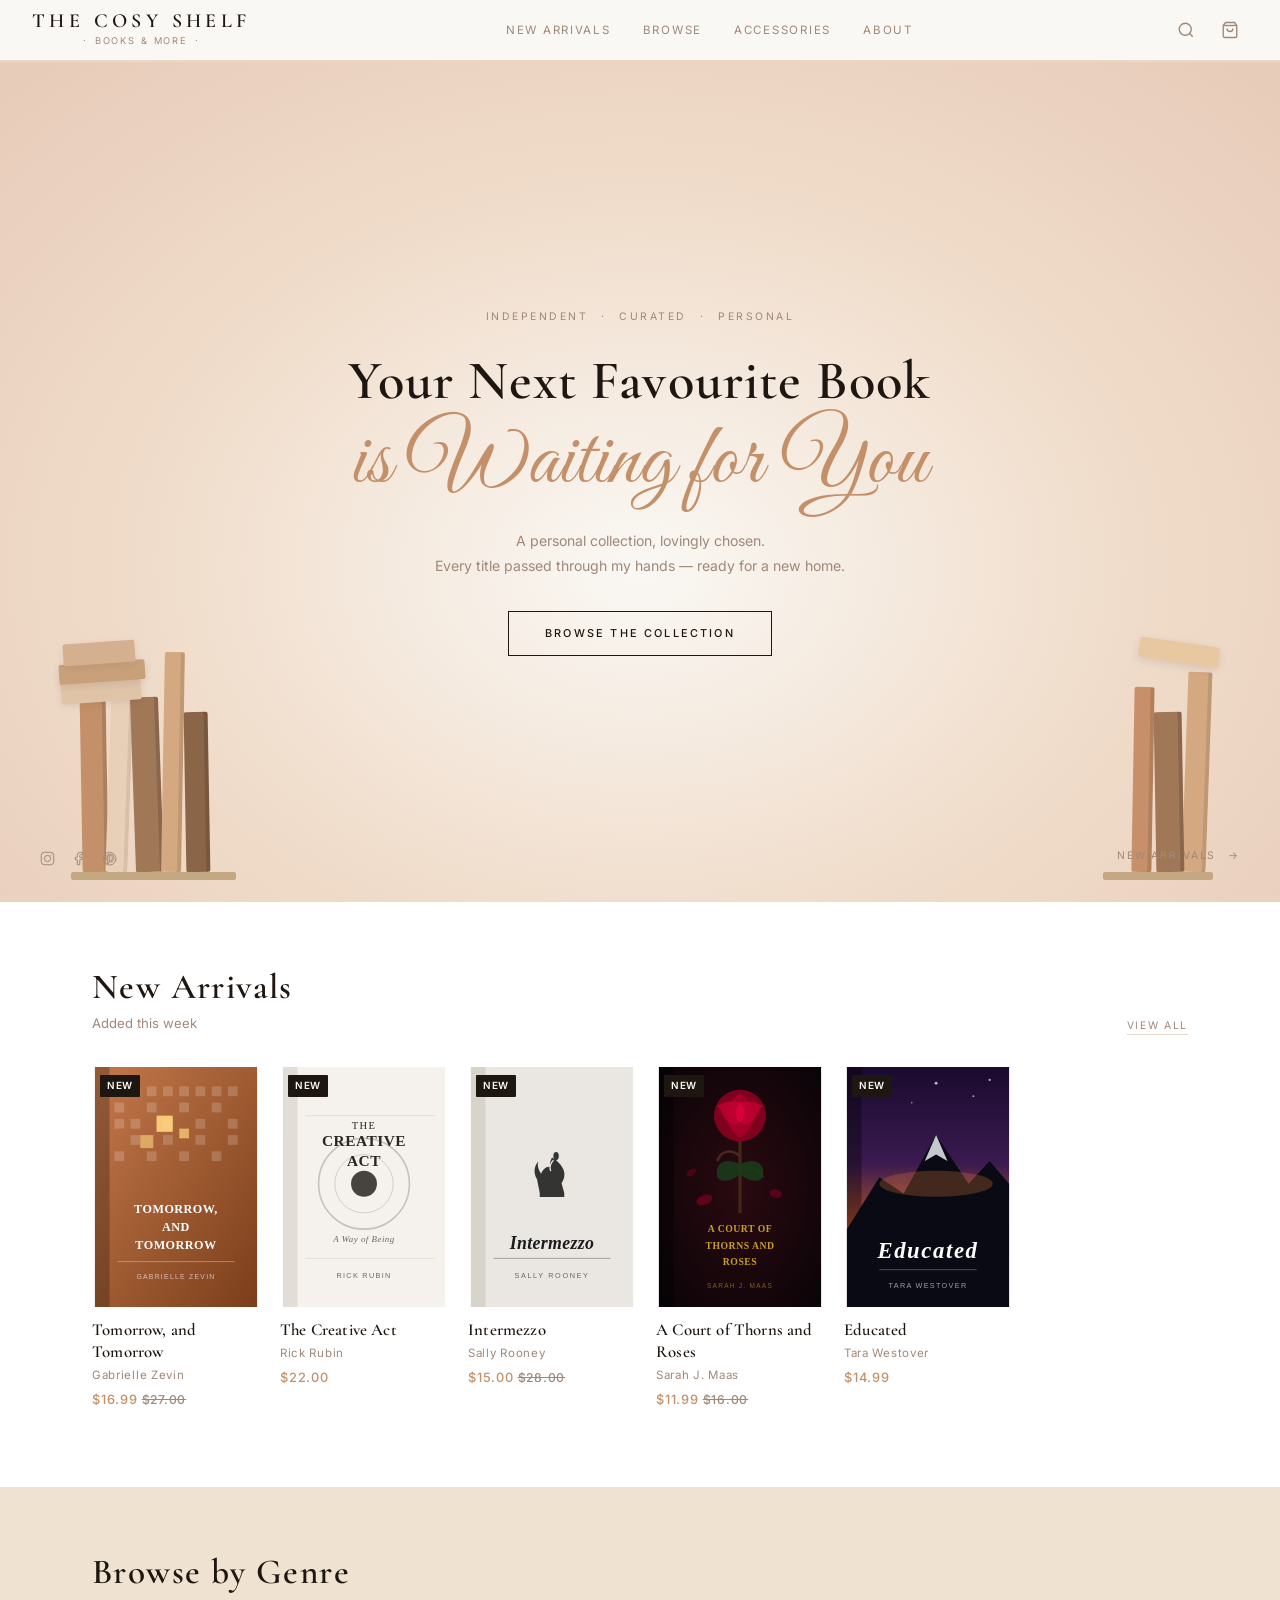
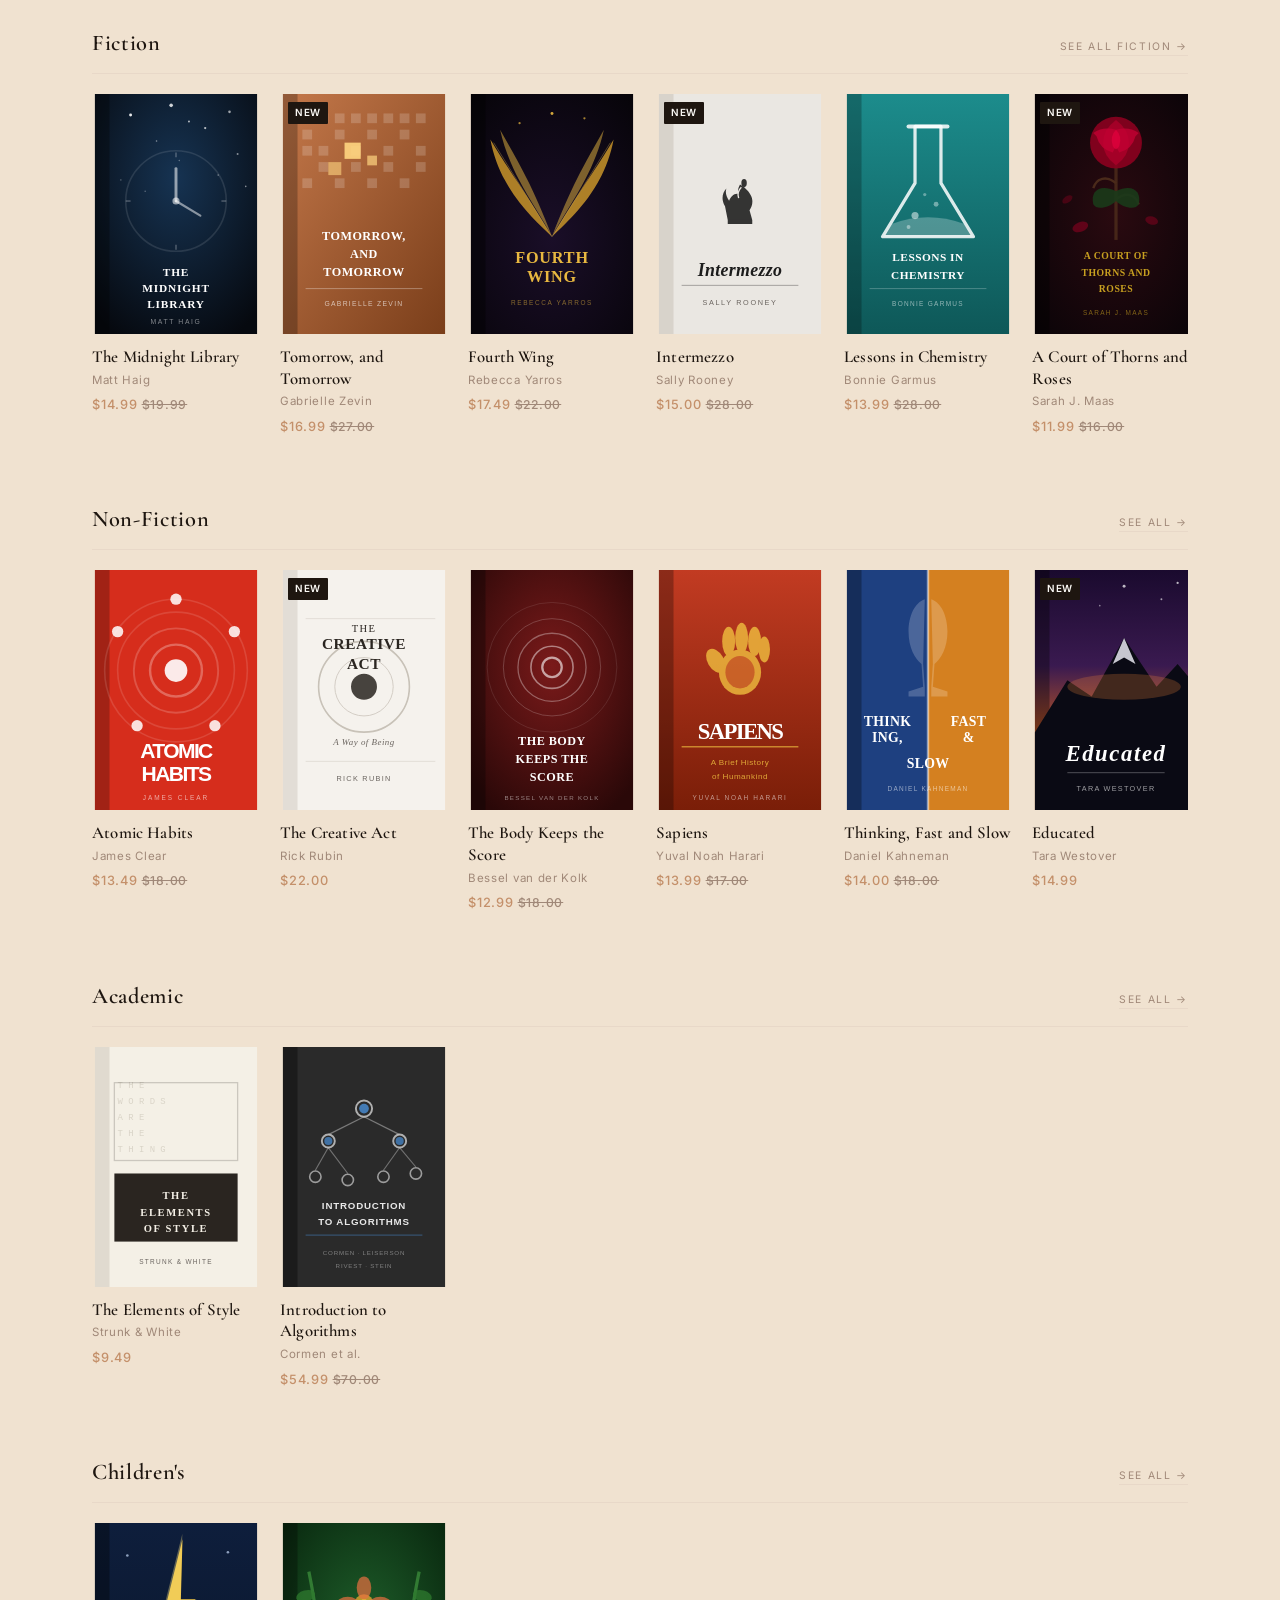
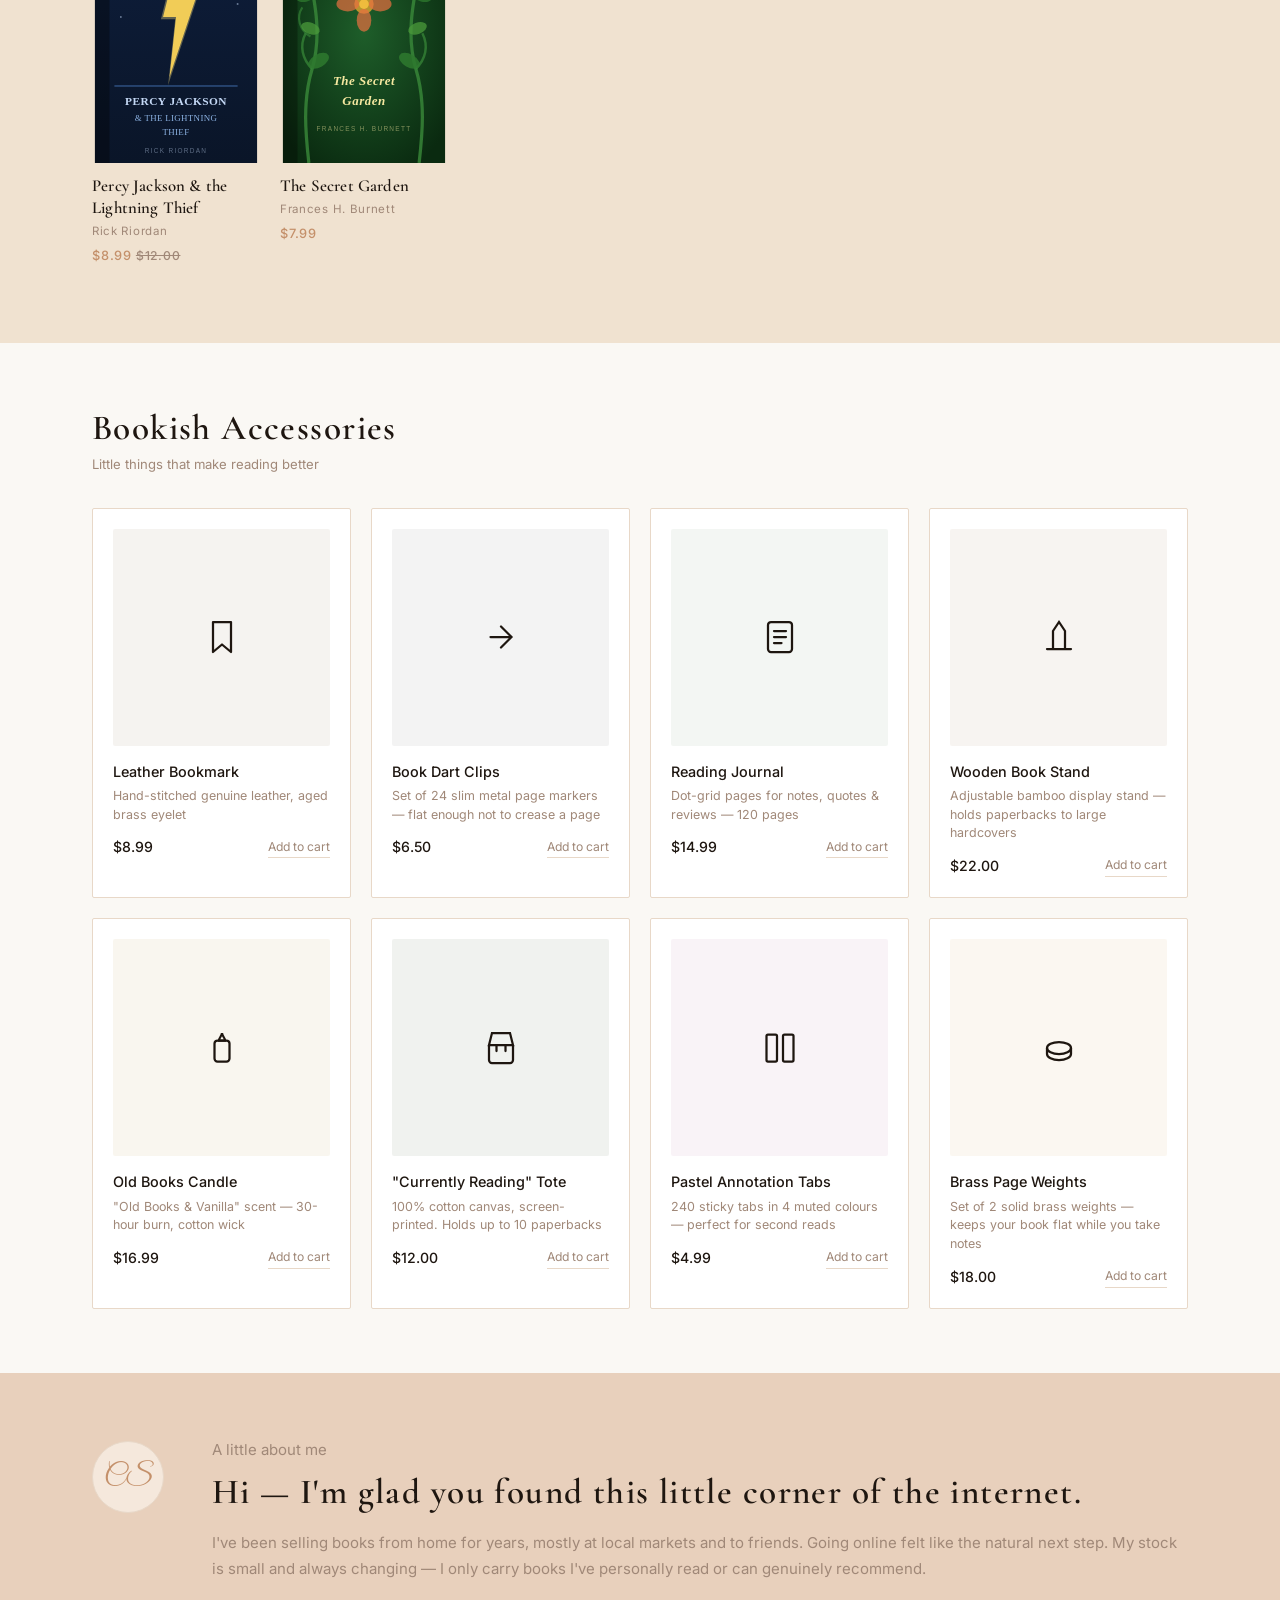
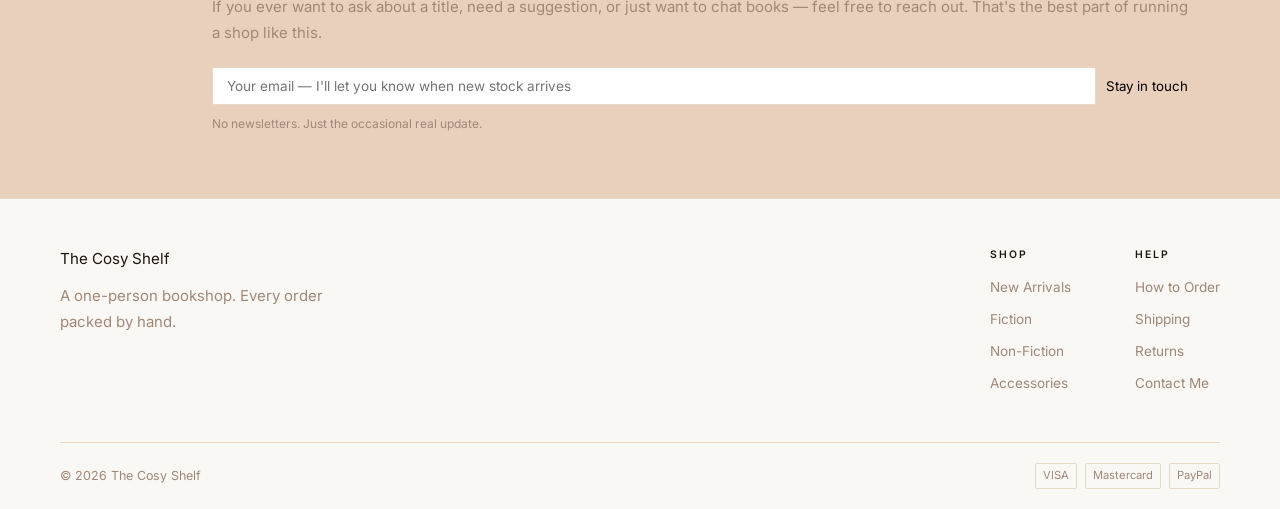
<file: index.html>
<!DOCTYPE html>
<html lang="en">
<head>
  <meta charset="UTF-8" />
  <meta name="viewport" content="width=device-width, initial-scale=1.0" />
  <title>The Cosy Shelf</title>
  <link rel="stylesheet" href="style.css" />
  <link rel="preconnect" href="https://fonts.googleapis.com" />
  <link rel="preconnect" href="https://fonts.gstatic.com" crossorigin />
  <link href="https://fonts.googleapis.com/css2?family=Cormorant+Garamond:ital,wght@0,400;0,500;0,600;0,700;1,400;1,600&family=Great+Vibes&family=Inter:wght@300;400;500&display=swap" rel="stylesheet" />
</head>
<body>

<!-- ======== HEADER ======== -->
<header class="header" id="header">
  <div class="header-inner">
    <button class="hamburger" id="hamburger" aria-label="Toggle menu">
      <span></span><span></span>
    </button>
    <a href="#home" class="logo">
      <span class="logo-main">The Cosy Shelf</span>
      <span class="logo-sub">&middot;&ensp;Books &amp; More&ensp;&middot;</span>
    </a>
    <nav class="nav" id="nav">
      <a href="#new-arrivals" class="nav-link">New Arrivals</a>
      <a href="#genres" class="nav-link">Browse</a>
      <a href="#accessories" class="nav-link">Accessories</a>
      <a href="#about" class="nav-link">About</a>
    </nav>
    <div class="header-right">
      <button class="icon-btn search-toggle" id="searchToggle" aria-label="Search">
        <svg width="18" height="18" viewBox="0 0 24 24" fill="none" stroke="currentColor" stroke-width="1.8"><circle cx="11" cy="11" r="8"/><path d="M21 21l-4.3-4.3"/></svg>
      </button>
      <button class="icon-btn cart-toggle" id="cartToggle" aria-label="Cart">
        <svg width="18" height="18" viewBox="0 0 24 24" fill="none" stroke="currentColor" stroke-width="1.8"><path d="M6 2L3 6v14a2 2 0 0 0 2 2h14a2 2 0 0 0 2-2V6l-3-4z"/><line x1="3" y1="6" x2="21" y2="6"/><path d="M16 10a4 4 0 0 1-8 0"/></svg>
        <span class="cart-badge" id="cartBadge"></span>
      </button>
    </div>
  </div>
  <!-- Search bar (inline, not overlay) -->
  <div class="search-bar" id="searchBar">
    <div class="search-bar-inner">
      <svg width="16" height="16" viewBox="0 0 24 24" fill="none" stroke="currentColor" stroke-width="1.8"><circle cx="11" cy="11" r="8"/><path d="M21 21l-4.3-4.3"/></svg>
      <input type="text" id="searchInput" placeholder="Search by title or author…" autocomplete="off" />
      <button id="searchClose">Done</button>
    </div>
    <div class="search-results" id="searchResults"></div>
  </div>
</header>

<div class="mobile-overlay" id="mobileOverlay"></div>

<!-- ======== HERO ======== -->
<section class="hero" id="home">

  <!-- Left book cluster decoration -->
  <div class="hero-deco-left" aria-hidden="true">
    <div class="hb hb-1"></div>
    <div class="hb hb-2"></div>
    <div class="hb hb-3"></div>
    <div class="hb hb-4"></div>
    <div class="hb hb-5"></div>
    <div class="hb hb-shelf"></div>
    <div class="hb hb-stack-a"></div>
    <div class="hb hb-stack-b"></div>
    <div class="hb hb-stack-c"></div>
  </div>

  <!-- Right book decoration -->
  <div class="hero-deco-right" aria-hidden="true">
    <div class="hb hbr-1"></div>
    <div class="hb hbr-2"></div>
    <div class="hb hbr-3"></div>
    <div class="hb hbr-shelf"></div>
    <div class="hb hbr-lean"></div>
  </div>

  <!-- Centre content -->
  <div class="hero-center">
    <p class="hero-eyebrow">Independent &ensp;·&ensp; Curated &ensp;·&ensp; Personal</p>
    <h1 class="hero-title">
      Your Next Favourite Book
      <em>is Waiting for You</em>
    </h1>
    <p class="hero-body">A personal collection, lovingly chosen.<br/>Every title passed through my hands — ready for a new home.</p>
    <a href="#new-arrivals" class="hero-btn">Browse the Collection</a>
  </div>

  <!-- Bottom-left social -->
  <div class="hero-social">
    <a href="#" class="hero-social-link" aria-label="Instagram">
      <svg width="15" height="15" viewBox="0 0 24 24" fill="none" stroke="currentColor" stroke-width="1.6"><rect x="2" y="2" width="20" height="20" rx="5"/><circle cx="12" cy="12" r="5"/><circle cx="17.5" cy="6.5" r="1" fill="currentColor" stroke="none"/></svg>
    </a>
    <a href="#" class="hero-social-link" aria-label="Facebook">
      <svg width="15" height="15" viewBox="0 0 24 24" fill="none" stroke="currentColor" stroke-width="1.6"><path d="M18 2h-3a5 5 0 0 0-5 5v3H7v4h3v8h4v-8h3l1-4h-4V7a1 1 0 0 1 1-1h3z"/></svg>
    </a>
    <a href="#" class="hero-social-link" aria-label="Pinterest">
      <svg width="15" height="15" viewBox="0 0 24 24" fill="none" stroke="currentColor" stroke-width="1.6"><path d="M12 2C6.48 2 2 6.48 2 12c0 4.24 2.65 7.86 6.39 9.29-.09-.78-.17-1.98.03-2.83.19-.77 1.27-5.37 1.27-5.37s-.32-.65-.32-1.61c0-1.51.88-2.63 1.97-2.63.93 0 1.38.7 1.38 1.54 0 .94-.6 2.34-.9 3.64-.26 1.09.54 1.97 1.6 1.97 1.91 0 3.19-2.46 3.19-5.38 0-2.22-1.49-3.88-4.18-3.88-3.04 0-4.94 2.27-4.94 4.8 0 .87.26 1.48.66 1.96.18.22.21.31.14.56-.05.18-.16.62-.21.79-.07.26-.27.35-.5.26-1.4-.58-2.05-2.12-2.05-3.85 0-2.86 2.41-6.3 7.2-6.3 3.87 0 6.43 2.81 6.43 5.82 0 3.99-2.2 6.95-5.45 6.95-1.09 0-2.12-.59-2.48-1.25l-.72 2.78c-.26.99-.77 1.99-1.24 2.74.93.29 1.92.45 2.95.45 5.52 0 10-4.48 10-10S17.52 2 12 2z"/></svg>
    </a>
  </div>

  <!-- Bottom-right cue -->
  <a href="#new-arrivals" class="hero-corner-link">New Arrivals &ensp;→</a>

</section>

<!-- ======== NEW ARRIVALS ======== -->
<div class="band band-white">
<section class="section" id="new-arrivals">
  <div class="section-head">
    <div>
      <h2 class="section-title">New Arrivals</h2>
      <p class="section-sub">Added this week</p>
    </div>
    <button class="see-all" data-filter="new">View all</button>
  </div>
  <div class="shelf-scroll" id="newArrivalsShelf"></div>
</section>
</div>

<!-- ======== GENRES ======== -->
<div class="band band-warm">
<section class="section" id="genres">
  <div class="section-head">
    <h2 class="section-title">Browse by Genre</h2>
  </div>

  <!-- Fiction -->
  <div class="genre-block" id="genre-fiction">
    <div class="genre-head">
      <h3 class="genre-title">Fiction</h3>
      <button class="see-all" data-filter="fiction">See all fiction →</button>
    </div>
    <div class="shelf-scroll" id="shelf-fiction"></div>
  </div>

  <!-- Non-Fiction -->
  <div class="genre-block" id="genre-nonfiction">
    <div class="genre-head">
      <h3 class="genre-title">Non-Fiction</h3>
      <button class="see-all" data-filter="nonfiction">See all →</button>
    </div>
    <div class="shelf-scroll" id="shelf-nonfiction"></div>
  </div>

  <!-- Academic -->
  <div class="genre-block" id="genre-academic">
    <div class="genre-head">
      <h3 class="genre-title">Academic</h3>
      <button class="see-all" data-filter="academic">See all →</button>
    </div>
    <div class="shelf-scroll" id="shelf-academic"></div>
  </div>

  <!-- Children's -->
  <div class="genre-block" id="genre-children">
    <div class="genre-head">
      <h3 class="genre-title">Children's</h3>
      <button class="see-all" data-filter="children">See all →</button>
    </div>
    <div class="shelf-scroll" id="shelf-children"></div>
  </div>
</section>

<!-- ======== ALL BOOKS (shown when "See all" is clicked) ======== -->
<section class="section hidden" id="all-books-section">
  <div class="section-head">
    <div>
      <h2 class="section-title" id="allBooksTitle">All Books</h2>
    </div>
    <button class="see-all" id="backToGenres">← Back</button>
  </div>
  <div class="books-grid" id="allBooksGrid"></div>
</section>
</div>

<!-- ======== ACCESSORIES ======== -->
<div class="band band-cream">
<section class="section" id="accessories">
  <div class="section-head">
    <div>
      <h2 class="section-title">Bookish Accessories</h2>
      <p class="section-sub">Little things that make reading better</p>
    </div>
  </div>
  <div class="accessories-grid" id="accessoriesGrid"></div>
</section>
</div>

<!-- ======== ABOUT ======== -->
<div class="band band-tan">
<section class="section about-section" id="about">
  <div class="about-inner">
    <div class="about-initials">CS</div>
    <div class="about-content">
      <p class="hero-label">A little about me</p>
      <h2 class="section-title" style="text-align:left;margin-bottom:16px">Hi — I'm glad you found this little corner of the internet.</h2>
      <p>I've been selling books from home for years, mostly at local markets and to friends. Going online felt like the natural next step. My stock is small and always changing — I only carry books I've personally read or can genuinely recommend.</p>
      <p style="margin-top:12px">If you ever want to ask about a title, need a suggestion, or just want to chat books — feel free to reach out. That's the best part of running a shop like this.</p>
      <form class="about-form" id="newsletterForm">
        <input type="email" placeholder="Your email — I'll let you know when new stock arrives" required />
        <button type="submit">Stay in touch</button>
      </form>
      <p class="form-note">No newsletters. Just the occasional real update.</p>
    </div>
  </div>
</section>
</div>

<!-- ======== FOOTER ======== -->
<footer class="footer">
  <div class="footer-inner">
    <div class="footer-left">
      <span class="logo" style="font-size:.95rem">The Cosy Shelf</span>
      <p>A one-person bookshop. Every order packed by hand.</p>
    </div>
    <div class="footer-links">
      <div class="footer-col">
        <h4>Shop</h4>
        <a href="#new-arrivals">New Arrivals</a>
        <a href="#genres">Fiction</a>
        <a href="#genres">Non-Fiction</a>
        <a href="#accessories">Accessories</a>
      </div>
      <div class="footer-col">
        <h4>Help</h4>
        <a href="#">How to Order</a>
        <a href="#">Shipping</a>
        <a href="#">Returns</a>
        <a href="#">Contact Me</a>
      </div>
    </div>
  </div>
  <div class="footer-bottom">
    <span>&copy; 2026 The Cosy Shelf</span>
    <div class="pay-icons">
      <span>VISA</span><span>Mastercard</span><span>PayPal</span>
    </div>
  </div>
</footer>

<!-- ======== CART SIDEBAR ======== -->
<div class="cart-overlay" id="cartOverlay"></div>
<aside class="cart-sidebar" id="cartSidebar">
  <div class="cart-header">
    <h3>Cart (<span id="cartCount">0</span>)</h3>
    <button id="cartClose" aria-label="Close">
      <svg width="20" height="20" viewBox="0 0 24 24" fill="none" stroke="currentColor" stroke-width="1.8"><path d="M18 6 6 18M6 6l12 12"/></svg>
    </button>
  </div>
  <div class="cart-body" id="cartBody">
    <div class="cart-empty" id="cartEmpty">
      <p>Your cart is empty.</p>
      <button class="btn-primary" onclick="closeCart()">Continue browsing</button>
    </div>
    <div id="cartItems"></div>
  </div>
  <div class="cart-footer" id="cartFooter" style="display:none">
    <div class="cart-row"><span>Subtotal</span><strong id="cartSubtotal">$0.00</strong></div>
    <p class="cart-note">I pack every order myself — expect a personal touch.</p>
    <button class="btn-primary btn-full" id="checkoutBtn">Checkout</button>
    <button class="btn-ghost btn-full" onclick="closeCart()">Keep browsing</button>
  </div>
</aside>

<!-- ======== PRODUCT MODAL ======== -->
<div class="modal-overlay" id="modalOverlay">
  <div class="product-modal" id="productModal">
    <button class="modal-close" id="modalClose">
      <svg width="20" height="20" viewBox="0 0 24 24" fill="none" stroke="currentColor" stroke-width="1.8"><path d="M18 6 6 18M6 6l12 12"/></svg>
    </button>
    <div id="modalContent"></div>
  </div>
</div>

<!-- ======== CHECKOUT MODAL ======== -->
<div class="modal-overlay checkout-overlay" id="checkoutOverlay">
  <div class="product-modal checkout-modal" id="checkoutModal">
    <button class="modal-close" id="checkoutClose">
      <svg width="20" height="20" viewBox="0 0 24 24" fill="none" stroke="currentColor" stroke-width="1.8"><path d="M18 6 6 18M6 6l12 12"/></svg>
    </button>
    <div class="checkout-inner">
      <div class="step-bar">
        <span class="step-dot active" id="dot-1"></span>
        <span class="step-line"></span>
        <span class="step-dot" id="dot-2"></span>
        <span class="step-line"></span>
        <span class="step-dot" id="dot-3"></span>
      </div>
      <!-- Step 1: Shipping -->
      <div id="co-step-1">
        <h3>Shipping details</h3>
        <form class="co-form" id="shippingForm">
          <div class="field-row">
            <div class="field"><label>First name</label><input type="text" placeholder="Jane" required /></div>
            <div class="field"><label>Last name</label><input type="text" placeholder="Smith" required /></div>
          </div>
          <div class="field"><label>Email</label><input type="email" placeholder="jane@example.com" required /></div>
          <div class="field"><label>Address</label><input type="text" placeholder="12 Reading Lane" required /></div>
          <div class="field-row">
            <div class="field"><label>City</label><input type="text" placeholder="London" required /></div>
            <div class="field"><label>Postcode</label><input type="text" placeholder="EC1A 1BB" required /></div>
          </div>
          <div class="field"><label>Country</label>
            <select><option>United Kingdom</option><option>United States</option><option>Canada</option><option>Australia</option><option>Ireland</option></select>
          </div>
          <div class="co-shipping-opts">
            <label class="co-opt selected"><input type="radio" name="ship" checked /><span><strong>Standard</strong><em>5–7 days</em></span><strong>Free</strong></label>
            <label class="co-opt"><input type="radio" name="ship" /><span><strong>Express</strong><em>2–3 days</em></span><strong>$6.99</strong></label>
          </div>
          <button type="submit" class="btn-primary btn-full">Continue →</button>
        </form>
      </div>
      <!-- Step 2: Payment -->
      <div id="co-step-2" class="hidden">
        <h3>Payment</h3>
        <form class="co-form" id="paymentForm">
          <div class="field"><label>Name on card</label><input type="text" placeholder="Jane Smith" required /></div>
          <div class="field"><label>Card number</label><input type="text" id="cardNumber" placeholder="1234 5678 9012 3456" maxlength="19" required /></div>
          <div class="field-row">
            <div class="field"><label>Expiry</label><input type="text" placeholder="MM / YY" maxlength="7" required /></div>
            <div class="field"><label>CVV</label><input type="text" placeholder="123" maxlength="4" required /></div>
          </div>
          <p class="secure-note">🔒 Secured with 256-bit SSL</p>
          <div class="co-nav">
            <button type="button" class="btn-ghost" onclick="goToStep(1)">← Back</button>
            <button type="submit" class="btn-primary">Review order →</button>
          </div>
        </form>
      </div>
      <!-- Step 3: Review -->
      <div id="co-step-3" class="hidden">
        <h3>Review &amp; place order</h3>
        <div id="orderReview"></div>
        <div class="order-totals">
          <div class="co-row"><span>Subtotal</span><span id="reviewSub"></span></div>
          <div class="co-row"><span>Shipping</span><span>Free</span></div>
          <div class="co-row total"><span>Total</span><span id="reviewTotal"></span></div>
        </div>
        <div class="co-nav">
          <button type="button" class="btn-ghost" onclick="goToStep(2)">← Back</button>
          <button type="button" class="btn-primary" id="placeOrderBtn">Place order</button>
        </div>
      </div>
      <!-- Success -->
      <div id="co-success" class="hidden">
        <div class="co-success-inner">
          <div class="success-check">✓</div>
          <h3>Order placed!</h3>
          <p>Thank you — I'll pack your books carefully and send a confirmation to your email. Order reference: <strong id="orderRef"></strong></p>
          <button class="btn-primary" onclick="closeCheckout()">Back to shop</button>
        </div>
      </div>
    </div>
  </div>
</div>

<!-- ======== TOAST ======== -->
<div class="toast" id="toast"></div>

<script src="script.js"></script>
</body>
</html>
</file>
<file: style.css>
/* ============================================
   THE COSY SHELF — MINIMAL STYLESHEET
   ============================================ */

:root {
  --bg:        #FAF8F4;
  --bg-alt:    #EDD5BE;
  --text:      #1E1610;
  --muted:     #A08878;
  --border:    #E8D8C8;
  --accent:    #C4906A;
  --accent-bg: #F5E8DC;
  --white:     #FFFFFF;
  --header-h:  60px;
  --font-serif:   'Cormorant Garamond', Georgia, serif;
  --font-script:  'Great Vibes', cursive;
  --font-sans:    'Inter', system-ui, sans-serif;
  --ease:       .2s ease;
}

*, *::before, *::after { box-sizing: border-box; margin: 0; padding: 0; }
html { scroll-behavior: smooth; }
body {
  font-family: var(--font-sans);
  background: var(--bg);
  color: var(--text);
  font-size: 15px;
  line-height: 1.6;
  -webkit-font-smoothing: antialiased;
}
a { text-decoration: none; color: inherit; }
ul { list-style: none; }
button { cursor: pointer; font-family: inherit; border: none; background: none; }
input, select { font-family: inherit; }
p { color: var(--muted); line-height: 1.75; }

/* ============================================
   LAYOUT
   ============================================ */
.container { max-width: 1160px; margin: 0 auto; padding: 0 32px; }
.section { padding: 64px 32px; max-width: 1160px; margin: 0 auto; }
.hidden { display: none !important; }

/* ============================================
   HEADER
   ============================================ */
.header {
  position: sticky; top: 0; z-index: 900;
  background: rgba(250,248,244,.97);
  backdrop-filter: blur(8px);
  border-bottom: 1px solid var(--border);
}
.header-inner {
  display: flex; align-items: center;
  height: var(--header-h);
  padding: 0 32px;
  gap: 40px;
}

.logo {
  display: flex; flex-direction: column; align-items: center;
  gap: 3px; flex-shrink: 0; text-decoration: none;
}
.logo-main {
  font-family: var(--font-serif);
  font-size: 1.25rem; font-weight: 600;
  letter-spacing: .22em; text-transform: uppercase;
  color: var(--text); line-height: 1;
}
.logo-sub {
  font-family: var(--font-sans);
  font-size: .58rem; letter-spacing: .2em;
  color: var(--muted); text-transform: uppercase;
}

.nav {
  display: flex; align-items: center; gap: 32px; flex: 1;
  justify-content: center;
}
.nav-link {
  font-size: .72rem; font-weight: 400; color: var(--muted);
  letter-spacing: .15em; text-transform: uppercase;
  transition: color var(--ease); position: relative;
}
.nav-link::after {
  content: ''; position: absolute;
  bottom: -3px; left: 0; right: 0; height: 1px;
  background: var(--text); transform: scaleX(0);
  transition: transform var(--ease); transform-origin: left;
}
.nav-link:hover { color: var(--text); }
.nav-link:hover::after { transform: scaleX(1); }

.header-right { display: flex; align-items: center; gap: 8px; margin-left: auto; }
.icon-btn {
  width: 36px; height: 36px; display: flex; align-items: center; justify-content: center;
  color: var(--muted); border-radius: 4px;
  transition: color var(--ease), background var(--ease);
  position: relative;
}
.icon-btn:hover { color: var(--text); background: var(--bg-alt); }
.cart-badge {
  position: absolute; top: 4px; right: 4px;
  width: 14px; height: 14px; border-radius: 50%;
  background: var(--text); color: var(--bg);
  font-size: .6rem; font-weight: 600;
  display: none; align-items: center; justify-content: center;
}
.cart-badge.visible { display: flex; }

/* Hamburger */
.hamburger {
  display: none; flex-direction: column;
  gap: 6px; padding: 6px; margin-right: -6px;
}
.hamburger span {
  display: block; width: 20px; height: 1.5px;
  background: var(--text); border-radius: 2px; transition: all var(--ease);
}
.hamburger.open span:first-child { transform: translateY(7.5px) rotate(45deg); }
.hamburger.open span:last-child  { transform: translateY(-7.5px) rotate(-45deg); }

/* Search bar */
.search-bar {
  border-top: 1px solid var(--border); background: var(--white);
  max-height: 0; overflow: hidden;
  transition: max-height .3s ease, padding .3s ease;
}
.search-bar.open { max-height: 400px; }
.search-bar-inner {
  display: flex; align-items: center; gap: 12px;
  padding: 12px 32px;
}
.search-bar-inner svg { color: var(--muted); flex-shrink: 0; }
.search-bar-inner input {
  flex: 1; border: none; outline: none;
  font-size: .9rem; background: transparent; color: var(--text);
}
.search-bar-inner input::placeholder { color: var(--muted); }
.search-bar-inner button {
  font-size: .8rem; color: var(--muted);
  border-bottom: 1px solid var(--border); padding-bottom: 1px;
  transition: color var(--ease);
}
.search-bar-inner button:hover { color: var(--text); }
.search-results { padding: 0 32px 16px; display: flex; flex-direction: column; gap: 2px; }
.search-result-item {
  display: flex; align-items: center; gap: 14px;
  padding: 10px 0; border-bottom: 1px solid var(--border);
  cursor: pointer; transition: color var(--ease);
}
.search-result-item:last-child { border-bottom: none; }
.search-result-item:hover { color: var(--accent); }
.search-result-cover { width: 28px; height: 40px; border-radius: 2px; overflow: hidden; flex-shrink: 0; }
.search-result-info { flex: 1; }
.search-result-title { font-weight: 500; font-size: .88rem; }
.search-result-author { font-size: .78rem; color: var(--muted); }
.search-result-price { font-weight: 500; font-size: .85rem; }

/* Mobile overlay */
.mobile-overlay {
  display: none; position: fixed; inset: 0;
  background: rgba(0,0,0,.3); z-index: 700;
}
.mobile-overlay.open { display: block; }

/* ============================================
   BUTTONS
   ============================================ */
.btn-primary {
  display: inline-block; padding: 12px 32px;
  background: var(--accent); color: var(--white);
  font-size: .7rem; font-weight: 500; letter-spacing: .18em;
  text-transform: uppercase; border-radius: 0; cursor: pointer;
  transition: opacity var(--ease), background var(--ease);
  border: 1.5px solid var(--accent);
}
.btn-primary:hover { opacity: .82; }
.btn-ghost {
  display: inline-block; padding: 12px 32px;
  background: transparent; color: var(--accent);
  border: 1.5px solid var(--accent); font-size: .7rem;
  font-weight: 500; letter-spacing: .18em; text-transform: uppercase;
  border-radius: 0; cursor: pointer;
  transition: background var(--ease), color var(--ease);
}
.btn-ghost:hover { background: var(--accent); color: var(--white); }
.btn-text {
  display: inline-flex; align-items: center;
  font-size: .7rem; letter-spacing: .15em; text-transform: uppercase;
  color: var(--muted); border-bottom: 1px solid var(--border);
  padding-bottom: 2px; transition: color var(--ease), border-color var(--ease);
}
.btn-text:hover { color: var(--accent); border-color: var(--accent); }
.btn-full { width: 100%; text-align: center; }

/* ============================================
   SECTIONS
   ============================================ */
.section-head {
  display: flex; align-items: flex-end; justify-content: space-between;
  margin-bottom: 32px;
}
.section-title {
  font-family: var(--font-serif);
  font-size: clamp(1.6rem, 3vw, 2.2rem);
  font-weight: 600; color: var(--text); line-height: 1.2;
  letter-spacing: .04em;
}
.section-sub { font-size: .82rem; color: var(--muted); margin-top: 4px; }
.see-all {
  font-size: .65rem; letter-spacing: .16em; text-transform: uppercase;
  color: var(--muted); border-bottom: 1px solid var(--border);
  padding-bottom: 2px; white-space: nowrap; margin-left: 16px;
  flex-shrink: 0; transition: color var(--ease), border-color var(--ease);
}
.see-all:hover { color: var(--accent); border-color: var(--accent); }

/* ── Color bands (full-width alternating section backgrounds) ── */
.band { width: 100%; }
.band-white  { background: #FFFFFF; }
.band-cream  { background: var(--bg); }
.band-warm   { background: #F0E2D0; }
.band-tan    { background: #E8D0BC; }

.divider { border: none; border-top: 1px solid var(--border); margin: 0 32px; }

/* ============================================
   HERO  — full-page FLEUR-style
   ============================================ */
.hero {
  position: relative;
  min-height: calc(100vh - var(--header-h));
  display: flex; align-items: center; justify-content: center;
  overflow: hidden;
  background: radial-gradient(ellipse 70% 80% at 50% 60%, #FAF8F4 0%, #F0DCCA 55%, #E8CCBA 100%);
}

/* ── Centre text block ── */
.hero-center {
  position: relative; z-index: 2;
  text-align: center; padding: 40px 20px;
  max-width: 680px;
}
.hero-eyebrow {
  font-size: .65rem; letter-spacing: .24em; text-transform: uppercase;
  color: var(--muted); margin-bottom: 24px; display: block;
}
.hero-title {
  font-family: var(--font-serif);
  font-size: clamp(2rem, 4.5vw, 3.4rem);
  font-weight: 600; line-height: 1.15; color: var(--text);
  margin-bottom: 8px; letter-spacing: .02em;
}
.hero-title em {
  font-family: var(--font-script);
  font-size: 1.6em; font-weight: 400; font-style: normal;
  color: var(--accent); display: block; line-height: 1.05;
  margin-top: 4px;
}
.hero-body {
  font-size: .88rem; color: var(--muted);
  line-height: 1.8; margin: 20px auto 32px; max-width: 420px;
}
.hero-btn {
  display: inline-block; padding: 13px 36px;
  border: 1.5px solid var(--text); color: var(--text);
  font-size: .68rem; letter-spacing: .2em; text-transform: uppercase;
  font-weight: 500; background: transparent;
  transition: background var(--ease), color var(--ease);
}
.hero-btn:hover { background: var(--text); color: var(--bg); }

/* ── Social links (bottom-left) ── */
.hero-social {
  position: absolute; bottom: 36px; left: 40px; z-index: 2;
  display: flex; align-items: center; gap: 16px;
}
.hero-social-link {
  color: var(--muted); transition: color var(--ease);
  display: flex; align-items: center;
}
.hero-social-link:hover { color: var(--accent); }

/* ── Corner scroll hint (bottom-right) ── */
.hero-corner-link {
  position: absolute; bottom: 36px; right: 40px; z-index: 2;
  font-size: .65rem; letter-spacing: .18em; text-transform: uppercase;
  color: var(--muted); transition: color var(--ease);
  border-bottom: 1px solid transparent;
}
.hero-corner-link:hover { color: var(--accent); border-bottom-color: var(--accent); }

/* ── Left book cluster ── */
.hero-deco-left {
  position: absolute; left: 4%; bottom: 0; z-index: 1;
  width: 170px; height: 100%;
}
.hero-deco-right {
  position: absolute; right: 4%; bottom: 0; z-index: 1;
  width: 150px; height: 100%;
}
.hb { position: absolute; border-radius: 2px; }

/* upright books on shelf */
.hb-1 { width: 26px; height: 190px; bottom: 30px; left: 30px; background: #C4906A; transform: rotate(-1deg); box-shadow: inset -4px 0 0 rgba(0,0,0,.12); }
.hb-2 { width: 22px; height: 210px; bottom: 30px; left: 58px; background: #E8D0B8; transform: rotate(2deg);  box-shadow: inset -4px 0 0 rgba(0,0,0,.08); }
.hb-3 { width: 28px; height: 175px; bottom: 30px; left: 82px; background: #A07858; transform: rotate(-2deg); box-shadow: inset -4px 0 0 rgba(0,0,0,.14); }
.hb-4 { width: 20px; height: 220px; bottom: 30px; left: 112px; background: #D4A880; transform: rotate(1deg);  box-shadow: inset -4px 0 0 rgba(0,0,0,.1); }
.hb-5 { width: 24px; height: 160px; bottom: 30px; left: 134px; background: #8B6548; transform: rotate(-1deg); box-shadow: inset -4px 0 0 rgba(0,0,0,.14); }
/* shelf plank */
.hb-shelf { width: 165px; height: 8px; bottom: 22px; left: 20px; background: #C4A882; border-radius: 2px; }
/* stacked horizontal books */
.hb-stack-a { width: 80px; height: 22px; bottom: 200px; left: 10px; background: #E0C4A8; transform: rotate(-4deg); box-shadow: 0 2px 8px rgba(0,0,0,.08); }
.hb-stack-b { width: 86px; height: 20px; bottom: 220px; left: 8px; background: #C8A07A; transform: rotate(-4deg); box-shadow: 0 2px 8px rgba(0,0,0,.1); }
.hb-stack-c { width: 72px; height: 22px; bottom: 238px; left: 12px; background: #D4B090; transform: rotate(-4deg); box-shadow: 0 2px 8px rgba(0,0,0,.06); }

/* right cluster */
.hbr-1 { width: 24px; height: 200px; bottom: 30px; right: 20px; background: #D4A880; transform: rotate(2deg);  box-shadow: inset -4px 0 0 rgba(0,0,0,.1); }
.hbr-2 { width: 28px; height: 160px; bottom: 30px; right: 46px; background: #A07858; transform: rotate(-1deg); box-shadow: inset -4px 0 0 rgba(0,0,0,.14); }
.hbr-3 { width: 20px; height: 185px; bottom: 30px; right: 76px; background: #C8906A; transform: rotate(1deg);  box-shadow: inset -4px 0 0 rgba(0,0,0,.12); }
.hbr-shelf { width: 110px; height: 8px; bottom: 22px; right: 16px; background: #C4A882; border-radius: 2px; }
/* leaning book */
.hbr-lean { width: 80px; height: 20px; bottom: 240px; right: 10px; background: #E8C8A0; transform: rotate(8deg); box-shadow: 0 3px 10px rgba(0,0,0,.1); }

/* ============================================
   SHELF SCROLL (horizontal book row)
   ============================================ */
.shelf-scroll {
  display: flex; gap: 20px;
  overflow-x: auto; padding-bottom: 12px;
  scroll-snap-type: x mandatory;
  scrollbar-width: none;
}
.shelf-scroll::-webkit-scrollbar { display: none; }

/* ============================================
   BOOK CARD (minimal)
   ============================================ */
.book-card {
  flex-shrink: 0; width: 168px;
  scroll-snap-align: start; cursor: pointer;
}
.book-card:hover .book-cover-inner { transform: translateY(-4px); }
.book-cover {
  width: 168px; height: 240px;
  margin-bottom: 12px; position: relative;
  border-radius: 2px; overflow: hidden;
}
.book-cover-inner {
  width: 100%; height: 100%;
  transition: transform .25s ease;
}
.book-card-badge {
  position: absolute; top: 8px; left: 8px;
  background: var(--text); color: var(--bg);
  font-size: .62rem; font-weight: 600; letter-spacing: .06em;
  text-transform: uppercase; padding: 3px 7px; border-radius: 1px;
  pointer-events: none;
}
.book-card-title {
  font-family: var(--font-serif); font-size: 1.05rem;
  font-weight: 600; color: var(--text); line-height: 1.3;
  margin-bottom: 3px; letter-spacing: .01em;
  display: -webkit-box; -webkit-line-clamp: 2; -webkit-box-orient: vertical; overflow: hidden;
}
.book-card-author { font-size: .72rem; letter-spacing: .06em; color: var(--muted); margin-bottom: 6px; }
.book-card-price { font-size: .8rem; font-weight: 500; letter-spacing: .06em; color: var(--accent); }
.book-card-orig { font-size: .76rem; color: var(--muted); text-decoration: line-through; margin-left: 4px; }

/* ============================================
   GENRE BLOCKS
   ============================================ */
.genre-block { margin-bottom: 52px; }
.genre-block:last-child { margin-bottom: 0; }
.genre-head {
  display: flex; align-items: baseline; justify-content: space-between;
  margin-bottom: 20px; border-bottom: 1px solid var(--border); padding-bottom: 12px;
}
.genre-title {
  font-family: var(--font-serif); font-size: 1.4rem;
  font-weight: 600; color: var(--text); letter-spacing: .03em;
}

/* ============================================
   ALL BOOKS GRID
   ============================================ */
.books-grid {
  display: grid;
  grid-template-columns: repeat(auto-fill, minmax(160px, 1fr));
  gap: 28px 20px;
}
.books-grid .book-card { width: 100%; }
.books-grid .book-cover { width: 100%; }

/* ============================================
   ACCESSORIES
   ============================================ */
.accessories-grid {
  display: grid;
  grid-template-columns: repeat(4, 1fr);
  gap: 20px;
}
.acc-card {
  cursor: pointer;
  border: 1px solid var(--border); border-radius: 2px;
  padding: 20px; background: var(--white);
  transition: border-color var(--ease);
}
.acc-card:hover { border-color: var(--text); }
.acc-swatch {
  width: 100%; aspect-ratio: 1/1;
  border-radius: 2px; margin-bottom: 14px;
  display: flex; align-items: center; justify-content: center;
}
.acc-swatch svg { width: 36px; height: 36px; }
.acc-name { font-weight: 500; font-size: .9rem; color: var(--text); margin-bottom: 4px; }
.acc-desc { font-size: .78rem; color: var(--muted); margin-bottom: 12px; line-height: 1.5; }
.acc-footer { display: flex; align-items: center; justify-content: space-between; }
.acc-price { font-weight: 500; font-size: .88rem; color: var(--text); }
.acc-add {
  font-size: .76rem; color: var(--muted);
  border-bottom: 1px solid var(--border); padding-bottom: 1px;
  transition: color var(--ease), border-color var(--ease);
}
.acc-add:hover { color: var(--text); border-color: var(--text); }

/* ============================================
   ABOUT
   ============================================ */
.about-section { background: transparent; }
.about-inner {
  display: flex; gap: 48px; align-items: flex-start;
}
.about-initials {
  width: 72px; height: 72px; border-radius: 50%;
  background: var(--accent-bg); border: 1px solid var(--border);
  display: flex; align-items: center; justify-content: center;
  font-family: var(--font-script); font-size: 1.8rem; font-weight: 400;
  color: var(--accent); flex-shrink: 0; margin-top: 4px;
}
.about-content { flex: 1; }
.about-content .hero-label { margin-bottom: 8px; }
.about-form {
  display: flex; gap: 10px; margin-top: 20px; flex-wrap: wrap;
}
.about-form input {
  flex: 1; min-width: 240px; padding: 10px 14px;
  border: 1px solid var(--border); border-radius: 2px;
  background: var(--white); font-size: .85rem; outline: none;
  transition: border-color var(--ease);
}
.about-form input:focus { border-color: var(--text); }
.form-note { font-size: .75rem; color: var(--muted); margin-top: 8px; }

/* ============================================
   FOOTER
   ============================================ */
.footer {
  background: #FAF8F4;
  border-top: 1px solid var(--border);
  padding: 48px 32px 0; margin-top: 0;
}
.footer-inner {
  display: flex; gap: 64px; justify-content: space-between;
  max-width: 1160px; margin: 0 auto; padding-bottom: 48px;
  flex-wrap: wrap;
}
.footer-left { max-width: 280px; }
.footer-left .logo { display: block; margin-bottom: 12px; }
.footer-links { display: flex; gap: 64px; }
.footer-col { display: flex; flex-direction: column; gap: 10px; }
.footer-col h4 {
  font-size: .65rem; font-weight: 600; letter-spacing: .2em;
  text-transform: uppercase; color: var(--text); margin-bottom: 4px;
}
.footer-col a { font-size: .85rem; color: var(--muted); transition: color var(--ease); }
.footer-col a:hover { color: var(--text); }
.footer-bottom {
  border-top: 1px solid var(--border); padding: 20px 0;
  max-width: 1160px; margin: 0 auto;
  display: flex; justify-content: space-between; align-items: center;
  font-size: .78rem; color: var(--muted); flex-wrap: wrap; gap: 8px;
}
.pay-icons { display: flex; gap: 8px; }
.pay-icons span {
  padding: 3px 7px; border: 1px solid var(--border);
  border-radius: 2px; font-size: .7rem; color: var(--muted);
}

/* ============================================
   CART SIDEBAR
   ============================================ */
.cart-overlay {
  position: fixed; inset: 0; background: rgba(0,0,0,.35);
  z-index: 950; opacity: 0; visibility: hidden; transition: all var(--ease);
}
.cart-overlay.open { opacity: 1; visibility: visible; }
.cart-sidebar {
  position: fixed; top: 0; right: -400px; bottom: 0; width: 400px;
  background: var(--white); z-index: 1000;
  display: flex; flex-direction: column;
  border-left: 1px solid var(--border);
  transition: right .3s ease;
}
.cart-sidebar.open { right: 0; }
.cart-header {
  display: flex; justify-content: space-between; align-items: center;
  padding: 20px 24px; border-bottom: 1px solid var(--border);
}
.cart-header h3 { font-family: var(--font-serif); font-size: 1.2rem; font-weight: 600; letter-spacing: .06em; }
.cart-header button { color: var(--muted); transition: color var(--ease); }
.cart-header button:hover { color: var(--text); }
.cart-body { flex: 1; overflow-y: auto; padding: 20px 24px; }
.cart-empty { display: flex; flex-direction: column; align-items: center; gap: 16px; padding: 48px 0; text-align: center; }
.cart-empty p { font-size: .9rem; }

.cart-item {
  display: flex; gap: 16px; padding: 16px 0; border-bottom: 1px solid var(--border);
}
.cart-item-cover { width: 48px; height: 68px; border-radius: 2px; overflow: hidden; flex-shrink: 0; }
.cart-item-info { flex: 1; min-width: 0; }
.cart-item-title { font-weight: 500; font-size: .88rem; white-space: nowrap; overflow: hidden; text-overflow: ellipsis; color: var(--text); margin-bottom: 2px; }
.cart-item-author { font-size: .76rem; margin-bottom: 10px; }
.cart-item-controls { display: flex; align-items: center; gap: 12px; }
.qty-btn {
  width: 24px; height: 24px; border: 1px solid var(--border); border-radius: 2px;
  font-size: .9rem; display: flex; align-items: center; justify-content: center;
  cursor: pointer; transition: border-color var(--ease); background: none;
}
.qty-btn:hover { border-color: var(--text); }
.qty-num { font-size: .85rem; font-weight: 500; color: var(--text); min-width: 16px; text-align: center; }
.remove-item {
  font-size: .72rem; color: var(--muted); cursor: pointer; background: none; border: none;
  border-bottom: 1px solid transparent; transition: all var(--ease);
}
.remove-item:hover { color: var(--text); border-bottom-color: var(--muted); }
.cart-item-price { font-weight: 500; font-size: .85rem; color: var(--text); white-space: nowrap; }

.cart-footer { padding: 20px 24px; border-top: 1px solid var(--border); display: flex; flex-direction: column; gap: 10px; }
.cart-row { display: flex; justify-content: space-between; font-size: .88rem; }
.cart-row strong { font-weight: 600; }
.cart-note { font-size: .76rem; color: var(--muted); line-height: 1.5; }

/* ============================================
   PRODUCT MODAL
   ============================================ */
.modal-overlay {
  position: fixed; inset: 0; background: rgba(0,0,0,.4);
  z-index: 1100; display: flex; align-items: center; justify-content: center;
  padding: 20px; opacity: 0; visibility: hidden; transition: all var(--ease);
}
.modal-overlay.open { opacity: 1; visibility: visible; }
.product-modal {
  background: var(--white); max-width: 700px; width: 100%;
  max-height: 90vh; overflow-y: auto; position: relative;
  border: 1px solid var(--border); border-radius: 2px;
  transform: translateY(16px);
  transition: transform .25s ease;
}
.modal-overlay.open .product-modal { transform: translateY(0); }
.modal-close {
  position: absolute; top: 16px; right: 16px; z-index: 10;
  width: 32px; height: 32px; display: flex; align-items: center; justify-content: center;
  color: var(--muted); border-radius: 2px; transition: color var(--ease), background var(--ease);
}
.modal-close:hover { color: var(--text); background: var(--bg-alt); }

/* modal layout */
.modal-grid { display: grid; grid-template-columns: 200px 1fr; }
.modal-cover-col { padding: 32px 16px 32px 32px; }
.modal-cover-img { width: 100%; aspect-ratio: 2/3; border-radius: 2px; overflow: hidden; }
.modal-info-col { padding: 32px 32px 32px 16px; }
.modal-tag { font-size: .72rem; text-transform: uppercase; letter-spacing: .1em; color: var(--muted); margin-bottom: 8px; }
.modal-title { font-family: var(--font-serif); font-size: 1.6rem; font-weight: 600; color: var(--text); line-height: 1.25; margin-bottom: 6px; letter-spacing: .02em; }
.modal-author { font-size: .85rem; color: var(--muted); margin-bottom: 16px; }
.modal-rating { font-size: .82rem; color: var(--muted); margin-bottom: 16px; }
.modal-stars { color: #D4AC0D; }
.modal-price-row { display: flex; align-items: baseline; gap: 10px; margin-bottom: 16px; }
.modal-price { font-size: 1.25rem; font-weight: 500; color: var(--text); }
.modal-orig { font-size: .85rem; color: var(--muted); text-decoration: line-through; }
.modal-desc { font-size: .85rem; color: var(--muted); line-height: 1.75; margin-bottom: 20px; }
.modal-meta { display: grid; grid-template-columns: 1fr 1fr; gap: 6px 16px; margin-bottom: 24px; }
.modal-meta-item { font-size: .78rem; }
.modal-meta-item span { color: var(--muted); display: block; }
.modal-meta-item strong { color: var(--text); }
.modal-btns { display: flex; gap: 10px; flex-wrap: wrap; }
.modal-btns .btn-primary, .modal-btns .btn-ghost { flex: 1; text-align: center; }

/* Accessories modal */
.acc-modal-inner { padding: 40px 32px; }
.acc-modal-swatch { width: 80px; height: 80px; border-radius: 2px; margin-bottom: 20px; display: flex; align-items: center; justify-content: center; }
.acc-modal-swatch svg { width: 36px; height: 36px; }
.acc-modal-name { font-family: var(--font-serif); font-size: 1.4rem; font-weight: 500; margin-bottom: 6px; color: var(--text); }
.acc-modal-desc { color: var(--muted); margin-bottom: 20px; }
.acc-modal-price { font-size: 1.15rem; font-weight: 500; margin-bottom: 24px; color: var(--text); }

/* ============================================
   CHECKOUT MODAL
   ============================================ */
.checkout-overlay { z-index: 1200; }
.checkout-modal { max-width: 560px; }
.checkout-inner { padding: 40px 32px; }
.checkout-inner h3 { font-family: var(--font-serif); font-size: 1.4rem; font-weight: 600; color: var(--text); margin-bottom: 24px; letter-spacing: .04em; }
.step-bar { display: flex; align-items: center; margin-bottom: 32px; }
.step-dot {
  width: 8px; height: 8px; border-radius: 50%;
  background: var(--border); transition: background var(--ease);
}
.step-dot.active { background: var(--text); }
.step-dot.done { background: var(--accent); }
.step-line { flex: 1; height: 1px; background: var(--border); margin: 0 8px; }

.co-form { display: flex; flex-direction: column; gap: 14px; }
.field { display: flex; flex-direction: column; gap: 5px; }
.field label { font-size: .78rem; font-weight: 500; color: var(--text); }
.field input, .field select {
  padding: 9px 12px; border: 1px solid var(--border); border-radius: 2px;
  font-size: .88rem; background: var(--bg); outline: none; color: var(--text);
  transition: border-color var(--ease);
}
.field input:focus, .field select:focus { border-color: var(--text); }
.field-row { display: grid; grid-template-columns: 1fr 1fr; gap: 12px; }
.co-shipping-opts { display: flex; flex-direction: column; gap: 8px; }
.co-opt {
  display: flex; align-items: center; gap: 12px;
  padding: 10px 14px; border: 1px solid var(--border); border-radius: 2px;
  cursor: pointer; transition: border-color var(--ease);
}
.co-opt input { display: none; }
.co-opt.selected { border-color: var(--text); }
.co-opt span { flex: 1; }
.co-opt span strong { display: block; font-size: .85rem; color: var(--text); }
.co-opt span em { font-style: normal; font-size: .76rem; color: var(--muted); }
.co-opt > strong { font-size: .85rem; color: var(--text); }
.secure-note { font-size: .76rem; color: var(--muted); }
.co-nav { display: flex; gap: 10px; }
.co-nav .btn-ghost, .co-nav .btn-primary { flex: 1; text-align: center; }

.order-review-list { display: flex; flex-direction: column; gap: 10px; margin-bottom: 20px; }
.review-item-row {
  display: flex; align-items: center; gap: 12px;
  background: var(--bg-alt); padding: 10px; border-radius: 2px;
}
.review-item-cover { width: 32px; height: 44px; border-radius: 2px; overflow: hidden; flex-shrink: 0; }
.review-item-name { flex: 1; font-size: .85rem; font-weight: 500; color: var(--text); }
.review-item-qty { font-size: .76rem; color: var(--muted); }
.review-item-price { font-weight: 500; font-size: .85rem; }
.order-totals { border-top: 1px solid var(--border); padding-top: 14px; display: flex; flex-direction: column; gap: 8px; margin-bottom: 24px; }
.co-row { display: flex; justify-content: space-between; font-size: .85rem; color: var(--muted); }
.co-row.total { color: var(--text); font-weight: 600; font-size: .95rem; border-top: 1px solid var(--border); padding-top: 10px; margin-top: 4px; }

.co-success-inner { text-align: center; padding: 20px 0; }
.success-check {
  width: 56px; height: 56px; border-radius: 50%;
  border: 1.5px solid var(--text);
  display: flex; align-items: center; justify-content: center;
  font-size: 1.4rem; margin: 0 auto 20px;
}
.co-success-inner h3 { font-family: var(--font-serif); font-size: 1.3rem; margin-bottom: 12px; color: var(--text); }
.co-success-inner p { font-size: .88rem; color: var(--muted); max-width: 340px; margin: 0 auto 24px; line-height: 1.7; }

/* ============================================
   TOAST
   ============================================ */
.toast {
  position: fixed; bottom: 24px; left: 50%;
  transform: translateX(-50%) translateY(60px);
  background: var(--text); color: var(--bg);
  padding: 10px 22px; border-radius: 2px;
  font-size: .82rem; z-index: 9999;
  opacity: 0; transition: all .3s ease;
  pointer-events: none; white-space: nowrap;
}
.toast.show { transform: translateX(-50%) translateY(0); opacity: 1; }

/* ============================================
   RESPONSIVE
   ============================================ */

/* ── Tablet ── */
@media (max-width: 900px) {
  .accessories-grid { grid-template-columns: repeat(2, 1fr); }
  .footer-links { gap: 40px; }
  /* Nudge hero deco inward so they don't clip */
  .hero-deco-left { left: 2%; }
  .hero-deco-right { right: 2%; }
}

/* ── Mobile ── */
@media (max-width: 768px) {
  /* Layout */
  .container { padding: 0 20px; }
  .section { padding: 48px 20px; }
  .divider { margin: 0 20px; }

  /* Header */
  .header-inner { padding: 0 20px; gap: 12px; }
  .search-bar-inner { padding: 12px 20px; }
  .search-results { padding: 0 20px 12px; }

  /* Hero — hide book decorations, adjust anchored elements */
  .hero-deco-left,
  .hero-deco-right { display: none; }
  .hero-center { padding: 56px 24px 80px; }
  .hero-social { left: 20px; bottom: 24px; gap: 12px; }
  .hero-corner-link { right: 20px; bottom: 24px; }

  /* Nav → slide-in drawer */
  .hamburger { display: flex; }
  .nav {
    position: fixed; top: 0; left: -100%; bottom: 0; width: 260px;
    background: var(--white); border-right: 1px solid var(--border);
    flex-direction: column; justify-content: flex-start; align-items: flex-start;
    padding: 80px 28px 40px; gap: 4px; z-index: 800;
    transition: left .3s ease;
  }
  .nav.open { left: 0; }
  .nav-link { padding: 10px 0; font-size: .95rem; }
  .nav-link::after { bottom: 0; }

  /* Product modal */
  .modal-grid { grid-template-columns: 1fr; }
  .modal-cover-col { padding: 24px 24px 0; }
  .modal-cover-img { max-width: 160px; }
  .modal-info-col { padding: 16px 24px 24px; }

  /* About */
  .about-inner { flex-direction: column; gap: 24px; }

  /* Footer */
  .footer-inner { flex-direction: column; gap: 32px; }
  .footer-links { gap: 32px; }
  .footer { padding: 40px 20px 0; }

  /* Cart */
  .cart-sidebar { width: 100%; right: -100%; max-width: none; }

  /* Checkout */
  .field-row { grid-template-columns: 1fr; }
  .checkout-inner { padding: 28px 20px; }
}

/* ── Small mobile ── */
@media (max-width: 480px) {
  /* Hero text */
  .hero-title { font-size: clamp(1.6rem, 8vw, 2.2rem); }
  .hero-title em { font-size: 1.35em; }
  .hero-body { font-size: .82rem; max-width: 100%; }
  .hero-corner-link { display: none; }

  /* Logo */
  .logo-main { font-size: 1.05rem; letter-spacing: .14em; }

  /* Section heads stack vertically */
  .section-head { flex-direction: column; align-items: flex-start; gap: 6px; }

  /* Books grid — 2 columns */
  .books-grid { grid-template-columns: repeat(2, 1fr); gap: 20px 12px; }

  /* Accessories */
  .accessories-grid { grid-template-columns: 1fr 1fr; }

  /* About newsletter */
  .about-form { flex-direction: column; }
  .about-form input { min-width: 0; }

  /* Footer */
  .footer-links { flex-direction: column; gap: 20px; }
  .footer-bottom { flex-direction: column; align-items: flex-start; gap: 10px; }

  /* Checkout modal */
  .checkout-inner h3 { font-size: 1.2rem; }

  /* Toast — full width on tiny screens */
  .toast { left: 16px; right: 16px; transform: translateY(60px); width: auto; white-space: normal; text-align: center; }
  .toast.show { transform: translateY(0); }
}
</file>
